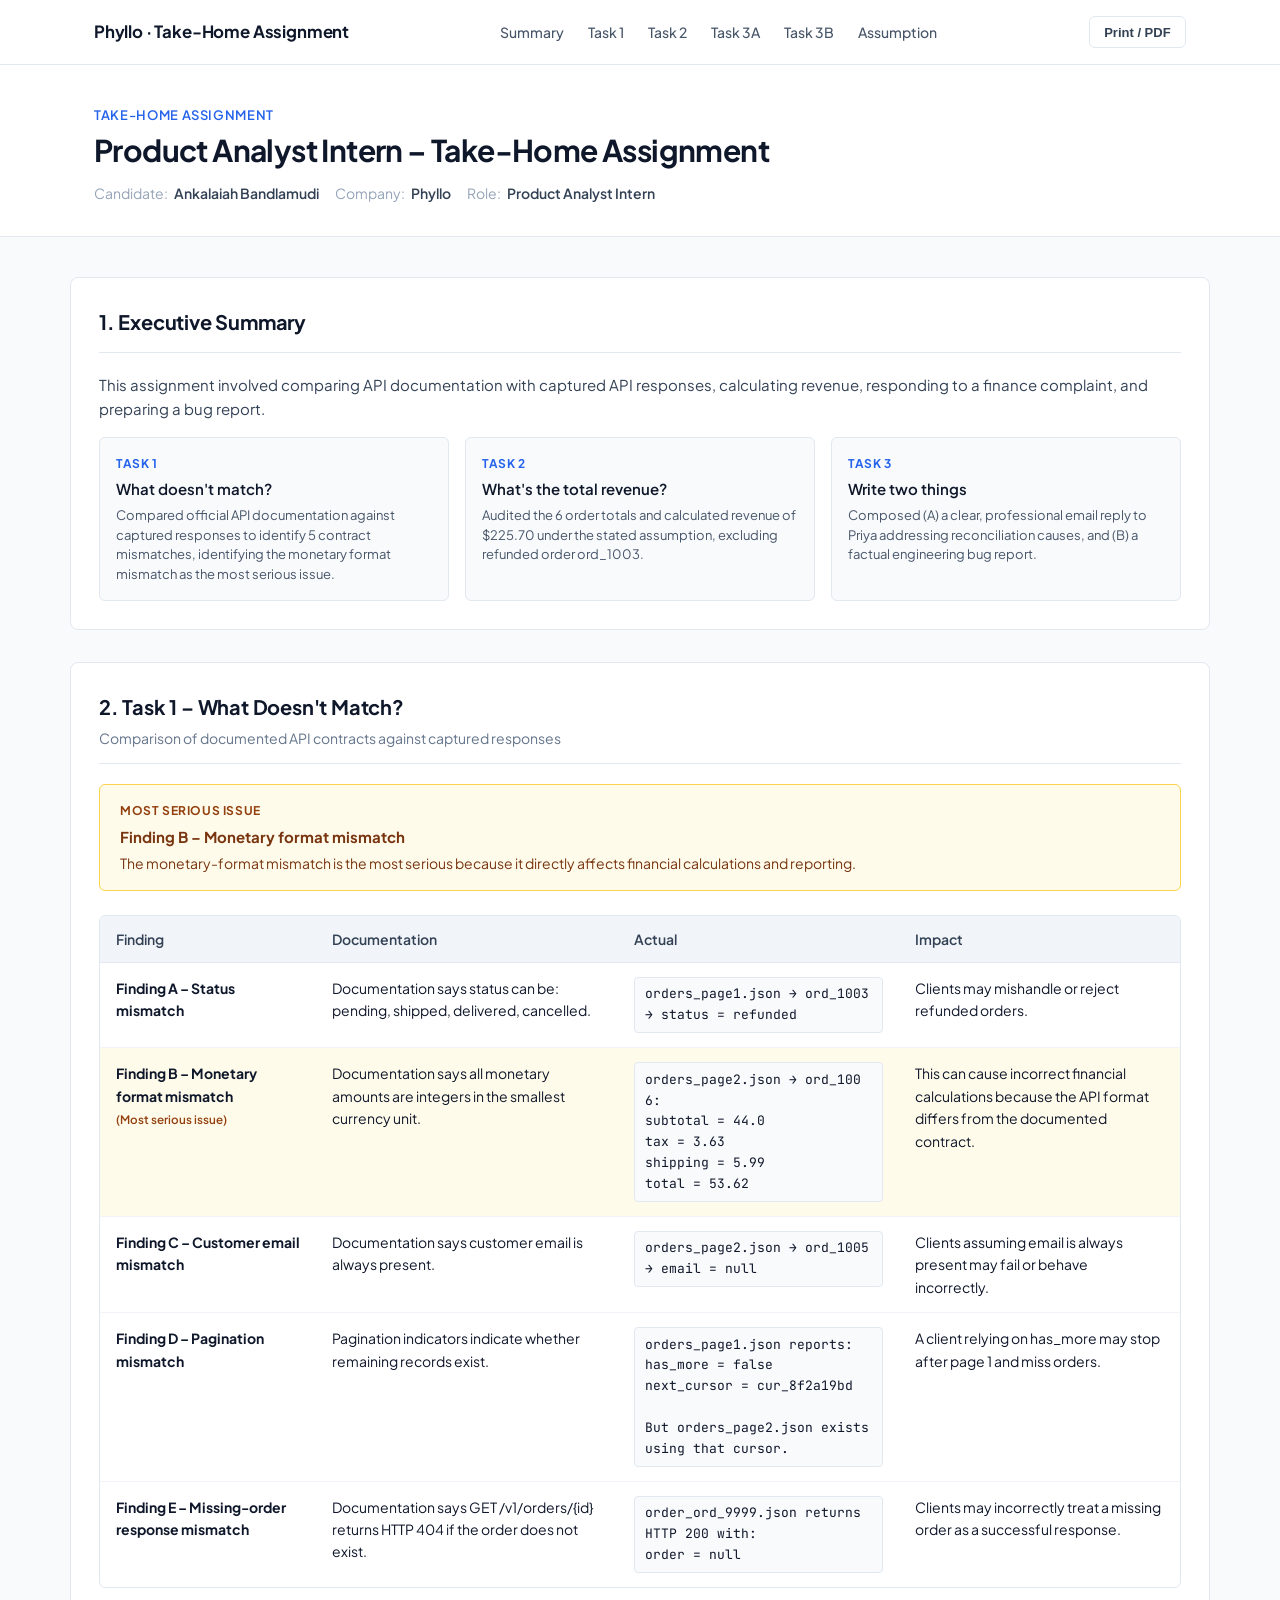
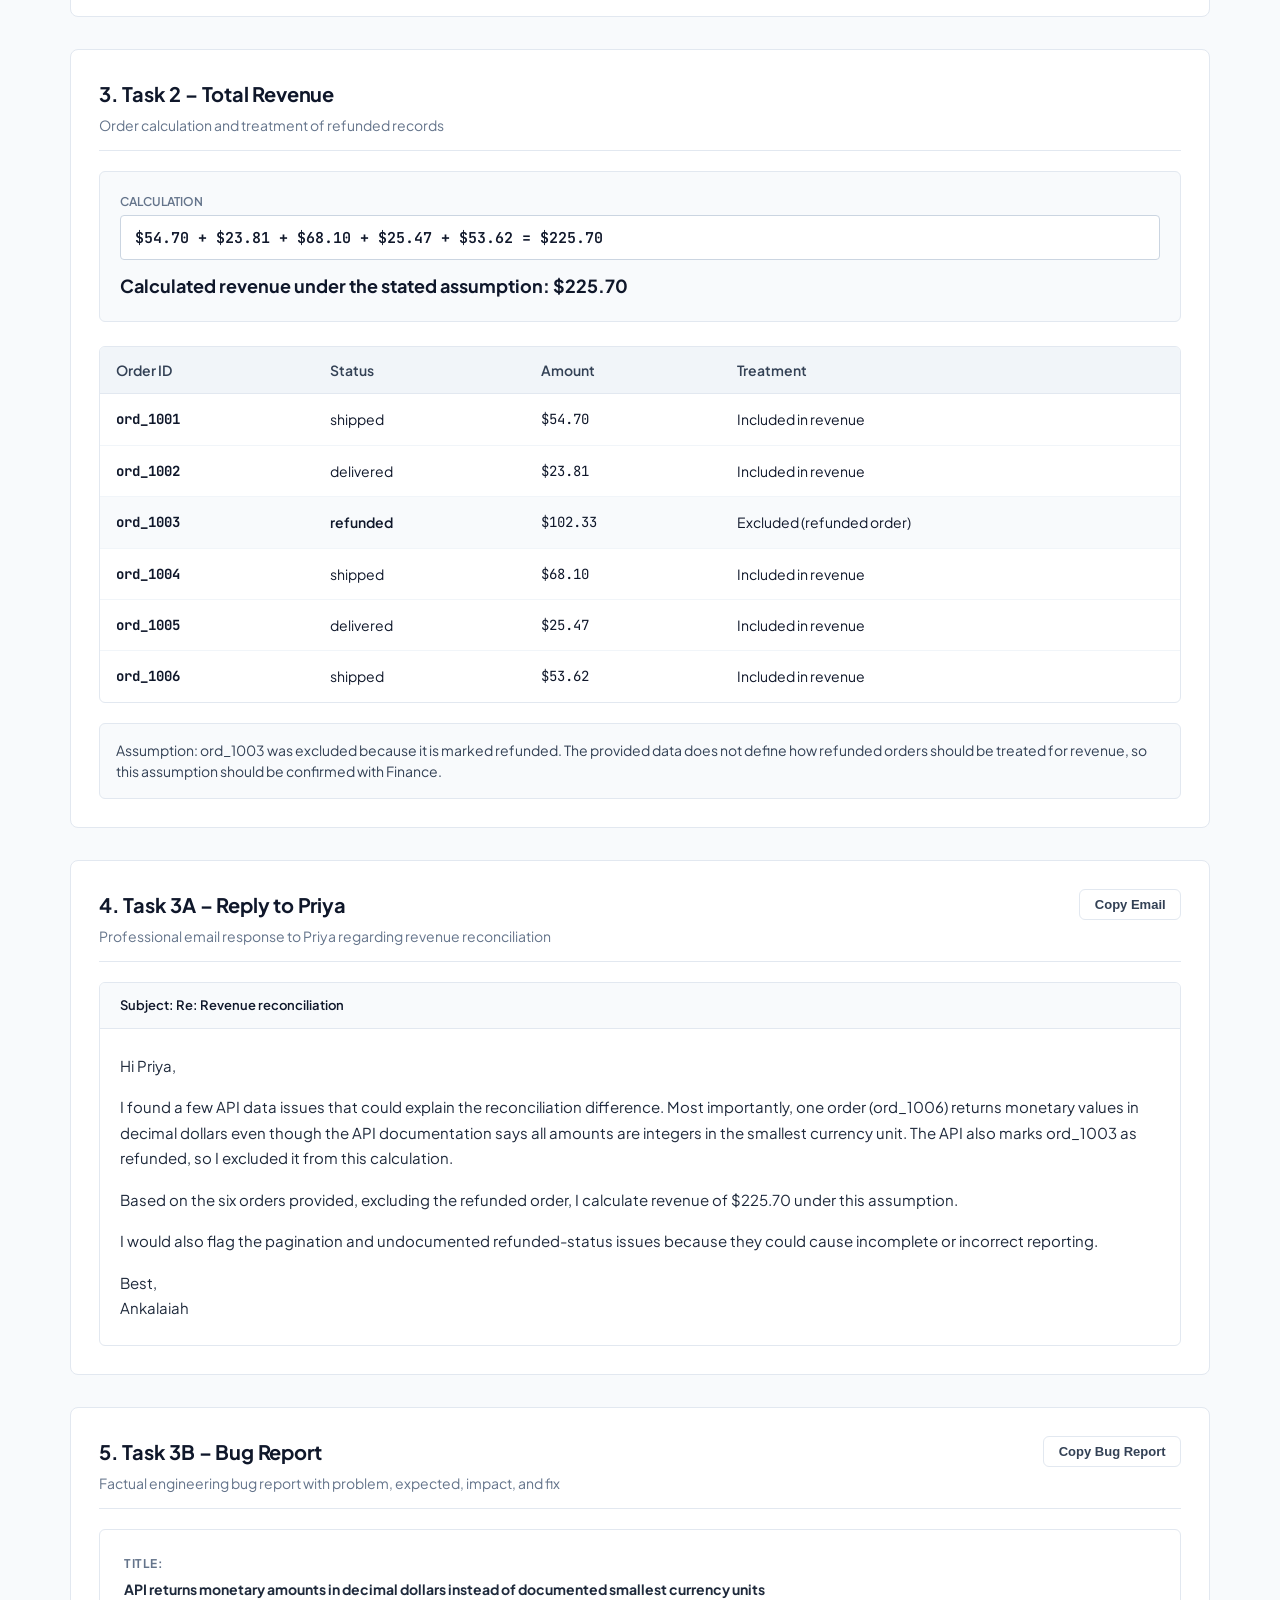
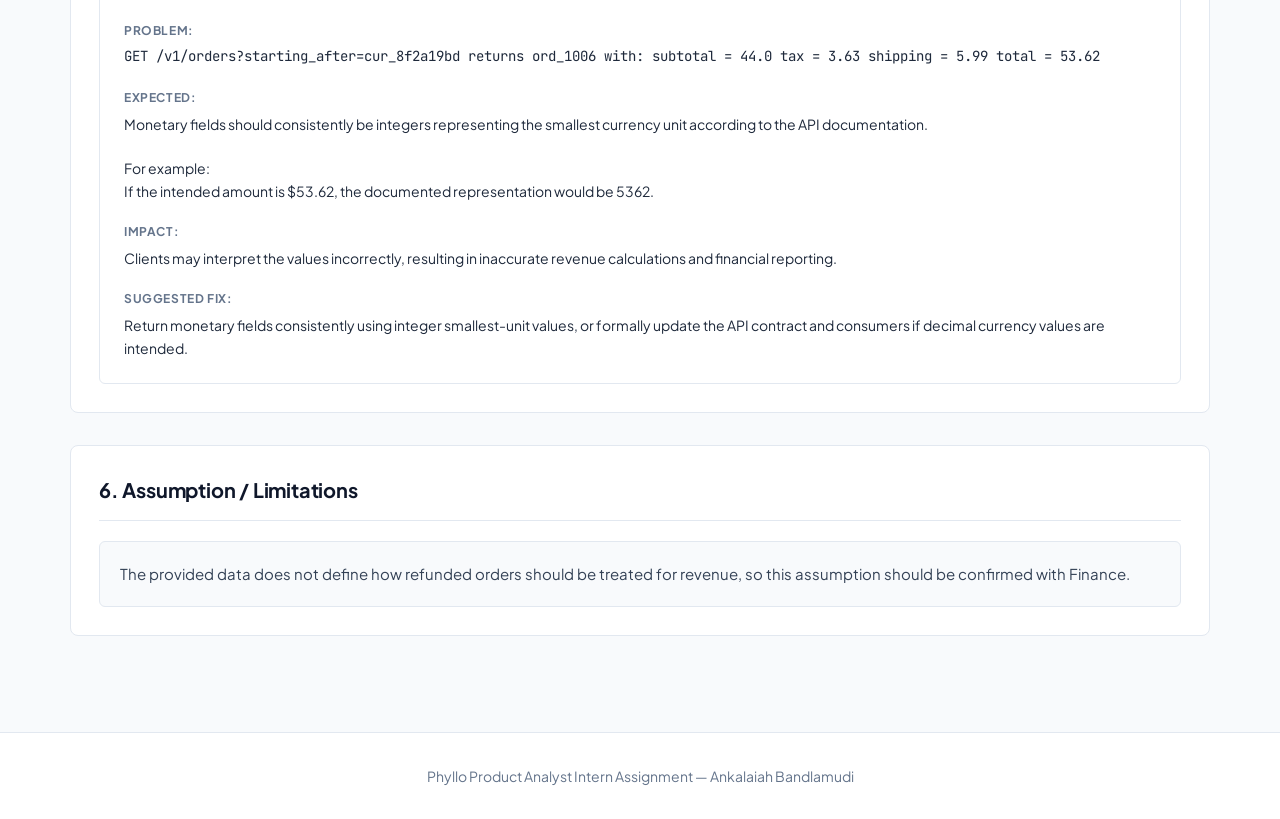
<file: standalone.html>
<!DOCTYPE html>
<html lang="en">
<head>
  <meta charset="UTF-8">
  <meta name="viewport" content="width=device-width, initial-scale=1.0">
  <title>Product Analyst Intern – Take-Home Assignment | Ankalaiah Bandlamudi</title>
  <meta name="description" content="Product Analyst Intern take-home assignment submission for Phyllo by Ankalaiah Bandlamudi.">
  <link rel="preconnect" href="https://fonts.googleapis.com">
  <link rel="preconnect" href="https://fonts.gstatic.com" crossorigin>
  <link href="https://fonts.googleapis.com/css2?family=JetBrains+Mono:wght@400;500;600&family=Plus+Jakarta+Sans:wght@400;500;600;700&display=swap" rel="stylesheet">
  <style>
    :root {
      --font-sans: 'Plus Jakarta Sans', system-ui, -apple-system, sans-serif;
      --font-mono: 'JetBrains Mono', monospace;
      --color-primary: #0f172a;
      --color-secondary: #475569;
      --color-border: #e2e8f0;
      --color-bg: #f8fafc;
      --color-card: #ffffff;
      --color-amber-bg: #fffbeb;
      --color-amber-border: #fcd34d;
      --color-amber-text: #92400e;
    }
    * {
      box-sizing: border-box;
      margin: 0;
      padding: 0;
    }
    body {
      font-family: var(--font-sans);
      background-color: var(--color-bg);
      color: var(--color-primary);
      line-height: 1.6;
      -webkit-font-smoothing: antialiased;
    }
    .mono {
      font-family: var(--font-mono);
      font-variant-numeric: tabular-nums;
    }
    .container {
      max-width: 1140px;
      margin: 0 auto;
      padding: 0 1.5rem;
    }
    header.top-nav {
      background: #ffffff;
      border-bottom: 1px solid var(--color-border);
      position: sticky;
      top: 0;
      z-index: 50;
    }
    .nav-inner {
      display: flex;
      justify-content: space-between;
      align-items: center;
      height: 64px;
    }
    .brand-title {
      font-size: 1.05rem;
      font-weight: 700;
      color: #0f172a;
      text-decoration: none;
      letter-spacing: -0.01em;
    }
    .nav-links {
      display: flex;
      gap: 1.5rem;
      list-style: none;
    }
    .nav-links a {
      color: #475569;
      text-decoration: none;
      font-size: 0.875rem;
      font-weight: 500;
      transition: color 0.15s ease;
    }
    .nav-links a:hover {
      color: #0f172a;
    }
    .nav-actions {
      display: flex;
      gap: 0.75rem;
    }
    .btn {
      display: inline-flex;
      align-items: center;
      gap: 0.4rem;
      padding: 0.45rem 0.9rem;
      border-radius: 6px;
      font-size: 0.8125rem;
      font-weight: 600;
      cursor: pointer;
      border: 1px solid transparent;
      transition: all 0.15s ease;
      text-decoration: none;
    }
    .btn-secondary {
      background: #ffffff;
      border-color: var(--color-border);
      color: #334155;
    }
    .btn-secondary:hover {
      background: #f1f5f9;
      color: #0f172a;
    }
    .hero-banner {
      padding: 2.5rem 0 2rem;
      background: #ffffff;
      border-bottom: 1px solid var(--color-border);
    }
    .kicker {
      font-size: 0.8125rem;
      font-weight: 600;
      color: #2563eb;
      text-transform: uppercase;
      letter-spacing: 0.05em;
      margin-bottom: 0.4rem;
    }
    h1 {
      font-size: 1.875rem;
      font-weight: 700;
      color: #0f172a;
      letter-spacing: -0.02em;
      line-height: 1.25;
      margin-bottom: 0.75rem;
    }
    .metadata-bar {
      display: flex;
      flex-wrap: wrap;
      gap: 1rem;
      font-size: 0.875rem;
      color: #64748b;
    }
    .metadata-item span:first-child {
      color: #94a3b8;
      margin-right: 0.25rem;
    }
    .metadata-item strong {
      color: #334155;
      font-weight: 600;
    }
    .main-content {
      padding: 2.5rem 0 4rem;
    }
    .section-card {
      background: var(--color-card);
      border: 1px solid var(--color-border);
      border-radius: 8px;
      padding: 1.75rem;
      margin-bottom: 2rem;
    }
    .section-header {
      display: flex;
      justify-content: space-between;
      align-items: flex-start;
      margin-bottom: 1.25rem;
      padding-bottom: 0.85rem;
      border-bottom: 1px solid var(--color-border);
    }
    .section-title {
      font-size: 1.25rem;
      font-weight: 700;
      color: #0f172a;
      letter-spacing: -0.01em;
    }
    .section-subtitle {
      font-size: 0.875rem;
      color: #64748b;
      margin-top: 0.25rem;
    }
    .tasks-grid {
      display: grid;
      grid-template-columns: repeat(auto-fit, minmax(280px, 1fr));
      gap: 1rem;
      margin-top: 1rem;
    }
    .task-item {
      background: #f8fafc;
      border: 1px solid #e2e8f0;
      border-radius: 6px;
      padding: 1rem;
    }
    .task-item-kicker {
      font-size: 0.75rem;
      font-weight: 700;
      color: #2563eb;
      text-transform: uppercase;
      letter-spacing: 0.05em;
      margin-bottom: 0.25rem;
    }
    .task-item h3 {
      font-size: 0.9375rem;
      font-weight: 600;
      color: #0f172a;
      margin-bottom: 0.35rem;
    }
    .task-item p {
      font-size: 0.8125rem;
      color: #475569;
      line-height: 1.5;
    }
    .serious-banner {
      background: var(--color-amber-bg);
      border: 1px solid var(--color-amber-border);
      border-radius: 6px;
      padding: 1rem 1.25rem;
      margin-bottom: 1.5rem;
    }
    .serious-tag {
      font-size: 0.75rem;
      font-weight: 700;
      color: #92400e;
      text-transform: uppercase;
      letter-spacing: 0.05em;
      margin-bottom: 0.25rem;
    }
    .serious-title {
      font-size: 0.9375rem;
      font-weight: 700;
      color: #78350f;
      margin-bottom: 0.25rem;
    }
    .serious-desc {
      font-size: 0.875rem;
      color: #78350f;
      line-height: 1.5;
    }
    .table-container {
      overflow-x: auto;
      border: 1px solid var(--color-border);
      border-radius: 6px;
    }
    table {
      width: 100%;
      border-collapse: collapse;
      font-size: 0.875rem;
      text-align: left;
    }
    th {
      background: #f1f5f9;
      color: #334155;
      font-weight: 600;
      padding: 0.75rem 1rem;
      border-bottom: 1px solid var(--color-border);
      white-space: nowrap;
    }
    td {
      padding: 0.875rem 1rem;
      border-bottom: 1px solid #f1f5f9;
      vertical-align: top;
    }
    tr:last-child td {
      border-bottom: none;
    }
    tr.highlight-row {
      background-color: #fffbeb;
    }
    .code-block {
      background: #f8fafc;
      border: 1px solid #e2e8f0;
      border-radius: 4px;
      padding: 0.4rem 0.6rem;
      font-family: var(--font-mono);
      font-size: 0.8125rem;
      white-space: pre-wrap;
      word-break: break-all;
    }
    .revenue-calc-box {
      background: #f8fafc;
      border: 1px solid #e2e8f0;
      border-radius: 6px;
      padding: 1.25rem;
      margin-bottom: 1.5rem;
    }
    .rev-formula-label {
      font-size: 0.75rem;
      color: #64748b;
      text-transform: uppercase;
      font-weight: 600;
      margin-bottom: 0.25rem;
    }
    .rev-formula {
      font-family: var(--font-mono);
      font-weight: 600;
      font-size: 0.9375rem;
      color: #0f172a;
      background: #ffffff;
      border: 1px solid #cbd5e1;
      border-radius: 4px;
      padding: 0.6rem 0.85rem;
      margin-bottom: 0.75rem;
    }
    .rev-total-callout {
      font-size: 1.125rem;
      font-weight: 700;
      color: #0f172a;
    }
    .email-container {
      border: 1px solid var(--color-border);
      border-radius: 6px;
      overflow: hidden;
      background: #ffffff;
    }
    .email-header-bar {
      background: #f8fafc;
      border-bottom: 1px solid var(--color-border);
      padding: 0.75rem 1.25rem;
      font-size: 0.8125rem;
      color: #0f172a;
      font-weight: 600;
    }
    .email-body {
      padding: 1.5rem 1.25rem;
      font-size: 0.9375rem;
      color: #1e293b;
      line-height: 1.7;
    }
    .email-body p {
      margin-bottom: 1rem;
    }
    .email-body p:last-child {
      margin-bottom: 0;
    }
    .ticket-container {
      border: 1px solid var(--color-border);
      border-radius: 6px;
      background: #ffffff;
      padding: 1.5rem;
    }
    .ticket-field {
      margin-bottom: 1.25rem;
    }
    .ticket-field:last-child {
      margin-bottom: 0;
    }
    .ticket-label {
      font-size: 0.75rem;
      font-weight: 700;
      text-transform: uppercase;
      letter-spacing: 0.05em;
      color: #64748b;
      margin-bottom: 0.35rem;
    }
    .ticket-val {
      font-size: 0.875rem;
      color: #1e293b;
      line-height: 1.6;
    }
    footer.site-footer {
      background: #ffffff;
      border-top: 1px solid var(--color-border);
      padding: 2rem 0;
      text-align: center;
      color: #64748b;
      font-size: 0.875rem;
    }
    @media (max-width: 768px) {
      .nav-links {
        display: none;
      }
    }
  </style>
</head>
<body>

  <!-- Top Navigation -->
  <header class="top-nav">
    <div class="container nav-inner">
      <a href="#" class="brand-title">Phyllo · Take-Home Assignment</a>
      <ul class="nav-links">
        <li><a href="#summary">Summary</a></li>
        <li><a href="#task-1">Task 1</a></li>
        <li><a href="#task-2">Task 2</a></li>
        <li><a href="#task-3a">Task 3A</a></li>
        <li><a href="#task-3b">Task 3B</a></li>
        <li><a href="#assumptions">Assumption</a></li>
      </ul>
      <div class="nav-actions">
        <button class="btn btn-secondary" onclick="window.print()">Print / PDF</button>
      </div>
    </div>
  </header>

  <!-- Hero Header -->
  <section class="hero-banner">
    <div class="container">
      <div class="kicker">Take-Home Assignment</div>
      <h1>Product Analyst Intern – Take-Home Assignment</h1>
      <div class="metadata-bar">
        <div class="metadata-item"><span>Candidate:</span> <strong>Ankalaiah Bandlamudi</strong></div>
        <div class="metadata-item"><span>Company:</span> <strong>Phyllo</strong></div>
        <div class="metadata-item"><span>Role:</span> <strong>Product Analyst Intern</strong></div>
      </div>
    </div>
  </section>

  <!-- Main Content -->
  <main class="container main-content">

    <!-- 1. Executive Summary -->
    <section id="summary" class="section-card">
      <div class="section-header">
        <div>
          <h2 class="section-title">1. Executive Summary</h2>
        </div>
      </div>
      <p style="font-size: 0.9375rem; color: #334155; line-height: 1.6;">
        This assignment involved comparing API documentation with captured API responses, calculating revenue, responding to a finance complaint, and preparing a bug report.
      </p>
      <div class="tasks-grid">
        <div class="task-item">
          <div class="task-item-kicker">Task 1</div>
          <h3>What doesn't match?</h3>
          <p>Compared official API documentation against captured responses to identify 5 contract mismatches, identifying the monetary format mismatch as the most serious issue.</p>
        </div>
        <div class="task-item">
          <div class="task-item-kicker">Task 2</div>
          <h3>What's the total revenue?</h3>
          <p>Audited the 6 order totals and calculated revenue of $225.70 under the stated assumption, excluding refunded order ord_1003.</p>
        </div>
        <div class="task-item">
          <div class="task-item-kicker">Task 3</div>
          <h3>Write two things</h3>
          <p>Composed (A) a clear, professional email reply to Priya addressing reconciliation causes, and (B) a factual engineering bug report.</p>
        </div>
      </div>
    </section>

    <!-- 2. Task 1: What Doesn't Match? -->
    <section id="task-1" class="section-card">
      <div class="section-header">
        <div>
          <h2 class="section-title">2. Task 1 – What Doesn't Match?</h2>
          <p class="section-subtitle">Comparison of documented API contracts against captured responses</p>
        </div>
      </div>

      <!-- Most serious issue banner -->
      <div class="serious-banner">
        <div class="serious-tag">Most Serious Issue</div>
        <div class="serious-title">Finding B – Monetary format mismatch</div>
        <p class="serious-desc">
          The monetary-format mismatch is the most serious because it directly affects financial calculations and reporting.
        </p>
      </div>

      <!-- Findings Table -->
      <div class="table-container">
        <table>
          <thead>
            <tr>
              <th style="width: 20%;">Finding</th>
              <th style="width: 28%;">Documentation</th>
              <th style="width: 26%;">Actual</th>
              <th style="width: 26%;">Impact</th>
            </tr>
          </thead>
          <tbody>
            <tr>
              <td>
                <strong>Finding A – Status mismatch</strong>
              </td>
              <td>Documentation says status can be: pending, shipped, delivered, cancelled.</td>
              <td><div class="code-block">orders_page1.json → ord_1003 → status = refunded</div></td>
              <td>Clients may mishandle or reject refunded orders.</td>
            </tr>
            <tr class="highlight-row">
              <td>
                <strong>Finding B – Monetary format mismatch</strong><br>
                <small style="color: #92400e; font-weight: 600;">(Most serious issue)</small>
              </td>
              <td>Documentation says all monetary amounts are integers in the smallest currency unit.</td>
              <td>
                <div class="code-block">orders_page2.json → ord_1006:
subtotal = 44.0
tax = 3.63
shipping = 5.99
total = 53.62</div>
              </td>
              <td>This can cause incorrect financial calculations because the API format differs from the documented contract.</td>
            </tr>
            <tr>
              <td>
                <strong>Finding C – Customer email mismatch</strong>
              </td>
              <td>Documentation says customer email is always present.</td>
              <td><div class="code-block">orders_page2.json → ord_1005 → email = null</div></td>
              <td>Clients assuming email is always present may fail or behave incorrectly.</td>
            </tr>
            <tr>
              <td>
                <strong>Finding D – Pagination mismatch</strong>
              </td>
              <td>Pagination indicators indicate whether remaining records exist.</td>
              <td>
                <div class="code-block">orders_page1.json reports:
has_more = false
next_cursor = cur_8f2a19bd

But orders_page2.json exists using that cursor.</div>
              </td>
              <td>A client relying on has_more may stop after page 1 and miss orders.</td>
            </tr>
            <tr>
              <td>
                <strong>Finding E – Missing-order response mismatch</strong>
              </td>
              <td>Documentation says GET /v1/orders/{id} returns HTTP 404 if the order does not exist.</td>
              <td><div class="code-block">order_ord_9999.json returns HTTP 200 with:
order = null</div></td>
              <td>Clients may incorrectly treat a missing order as a successful response.</td>
            </tr>
          </tbody>
        </table>
      </div>
    </section>

    <!-- 3. Task 2: Total Revenue -->
    <section id="task-2" class="section-card">
      <div class="section-header">
        <div>
          <h2 class="section-title">3. Task 2 – Total Revenue</h2>
          <p class="section-subtitle">Order calculation and treatment of refunded records</p>
        </div>
      </div>

      <div class="revenue-calc-box">
        <div class="rev-formula-label">Calculation</div>
        <div class="rev-formula">$54.70 + $23.81 + $68.10 + $25.47 + $53.62 = $225.70</div>
        <div class="rev-total-callout">Calculated revenue under the stated assumption: $225.70</div>
      </div>

      <!-- Orders Table with Exact Statuses -->
      <div class="table-container" style="margin-bottom: 1.25rem;">
        <table>
          <thead>
            <tr>
              <th>Order ID</th>
              <th>Status</th>
              <th>Amount</th>
              <th>Treatment</th>
            </tr>
          </thead>
          <tbody>
            <tr>
              <td class="mono"><strong>ord_1001</strong></td>
              <td>shipped</td>
              <td class="mono">$54.70</td>
              <td>Included in revenue</td>
            </tr>
            <tr>
              <td class="mono"><strong>ord_1002</strong></td>
              <td>delivered</td>
              <td class="mono">$23.81</td>
              <td>Included in revenue</td>
            </tr>
            <tr style="background: #f8fafc;">
              <td class="mono"><strong>ord_1003</strong></td>
              <td style="font-weight: 600;">refunded</td>
              <td class="mono">$102.33</td>
              <td>Excluded (refunded order)</td>
            </tr>
            <tr>
              <td class="mono"><strong>ord_1004</strong></td>
              <td>shipped</td>
              <td class="mono">$68.10</td>
              <td>Included in revenue</td>
            </tr>
            <tr>
              <td class="mono"><strong>ord_1005</strong></td>
              <td>delivered</td>
              <td class="mono">$25.47</td>
              <td>Included in revenue</td>
            </tr>
            <tr>
              <td class="mono"><strong>ord_1006</strong></td>
              <td>shipped</td>
              <td class="mono">$53.62</td>
              <td>Included in revenue</td>
            </tr>
          </tbody>
        </table>
      </div>

      <div style="background: #f8fafc; border: 1px solid #e2e8f0; border-radius: 6px; padding: 1rem;">
        <p style="font-size: 0.875rem; color: #334155; line-height: 1.5;">
          Assumption: ord_1003 was excluded because it is marked refunded. The provided data does not define how refunded orders should be treated for revenue, so this assumption should be confirmed with Finance.
        </p>
      </div>
    </section>

    <!-- 4. Task 3A: Reply to Priya -->
    <section id="task-3a" class="section-card">
      <div class="section-header">
        <div>
          <h2 class="section-title">4. Task 3A – Reply to Priya</h2>
          <p class="section-subtitle">Professional email response to Priya regarding revenue reconciliation</p>
        </div>
        <button class="btn btn-secondary" onclick="copyText('email-content')">Copy Email</button>
      </div>

      <div class="email-container">
        <div class="email-header-bar">
          Subject: Re: Revenue reconciliation
        </div>
        <div class="email-body" id="email-content">
          <p>Hi Priya,</p>
          <p>I found a few API data issues that could explain the reconciliation difference. Most importantly, one order (ord_1006) returns monetary values in decimal dollars even though the API documentation says all amounts are integers in the smallest currency unit. The API also marks ord_1003 as refunded, so I excluded it from this calculation.</p>
          <p>Based on the six orders provided, excluding the refunded order, I calculate revenue of $225.70 under this assumption.</p>
          <p>I would also flag the pagination and undocumented refunded-status issues because they could cause incomplete or incorrect reporting.</p>
          <p>Best,<br>Ankalaiah</p>
        </div>
      </div>
    </section>

    <!-- 5. Task 3B: Bug Report -->
    <section id="task-3b" class="section-card">
      <div class="section-header">
        <div>
          <h2 class="section-title">5. Task 3B – Bug Report</h2>
          <p class="section-subtitle">Factual engineering bug report with problem, expected, impact, and fix</p>
        </div>
        <button class="btn btn-secondary" onclick="copyText('bug-content')">Copy Bug Report</button>
      </div>

      <div class="ticket-container" id="bug-content">
        <div class="ticket-field">
          <div class="ticket-label">Title:</div>
          <div class="ticket-val"><strong>API returns monetary amounts in decimal dollars instead of documented smallest currency units</strong></div>
        </div>
        <div class="ticket-field">
          <div class="ticket-label">Problem:</div>
          <div class="ticket-val mono">GET /v1/orders?starting_after=cur_8f2a19bd returns ord_1006 with:
subtotal = 44.0
tax = 3.63
shipping = 5.99
total = 53.62</div>
        </div>
        <div class="ticket-field">
          <div class="ticket-label">Expected:</div>
          <div class="ticket-val">Monetary fields should consistently be integers representing the smallest currency unit according to the API documentation.<br><br>For example:<br>If the intended amount is $53.62, the documented representation would be 5362.</div>
        </div>
        <div class="ticket-field">
          <div class="ticket-label">Impact:</div>
          <div class="ticket-val">Clients may interpret the values incorrectly, resulting in inaccurate revenue calculations and financial reporting.</div>
        </div>
        <div class="ticket-field">
          <div class="ticket-label">Suggested fix:</div>
          <div class="ticket-val">Return monetary fields consistently using integer smallest-unit values, or formally update the API contract and consumers if decimal currency values are intended.</div>
        </div>
      </div>
    </section>

    <!-- 6. Assumption / Limitations -->
    <section id="assumptions" class="section-card">
      <div class="section-header">
        <div>
          <h2 class="section-title">6. Assumption / Limitations</h2>
        </div>
      </div>
      <div style="background: #f8fafc; border: 1px solid #e2e8f0; border-radius: 6px; padding: 1.25rem;">
        <p style="font-size: 0.9375rem; color: #334155; line-height: 1.6;">
          The provided data does not define how refunded orders should be treated for revenue, so this assumption should be confirmed with Finance.
        </p>
      </div>
    </section>

  </main>

  <!-- Footer -->
  <footer class="site-footer">
    <div class="container">
      Phyllo Product Analyst Intern Assignment — Ankalaiah Bandlamudi
    </div>
  </footer>

  <script>
    function copyText(elementId) {
      const el = document.getElementById(elementId);
      if (!el) return;
      const text = el.innerText;
      navigator.clipboard.writeText(text).then(() => {
        alert('Copied to clipboard!');
      });
    }
  </script>
</body>
</html>
</file>
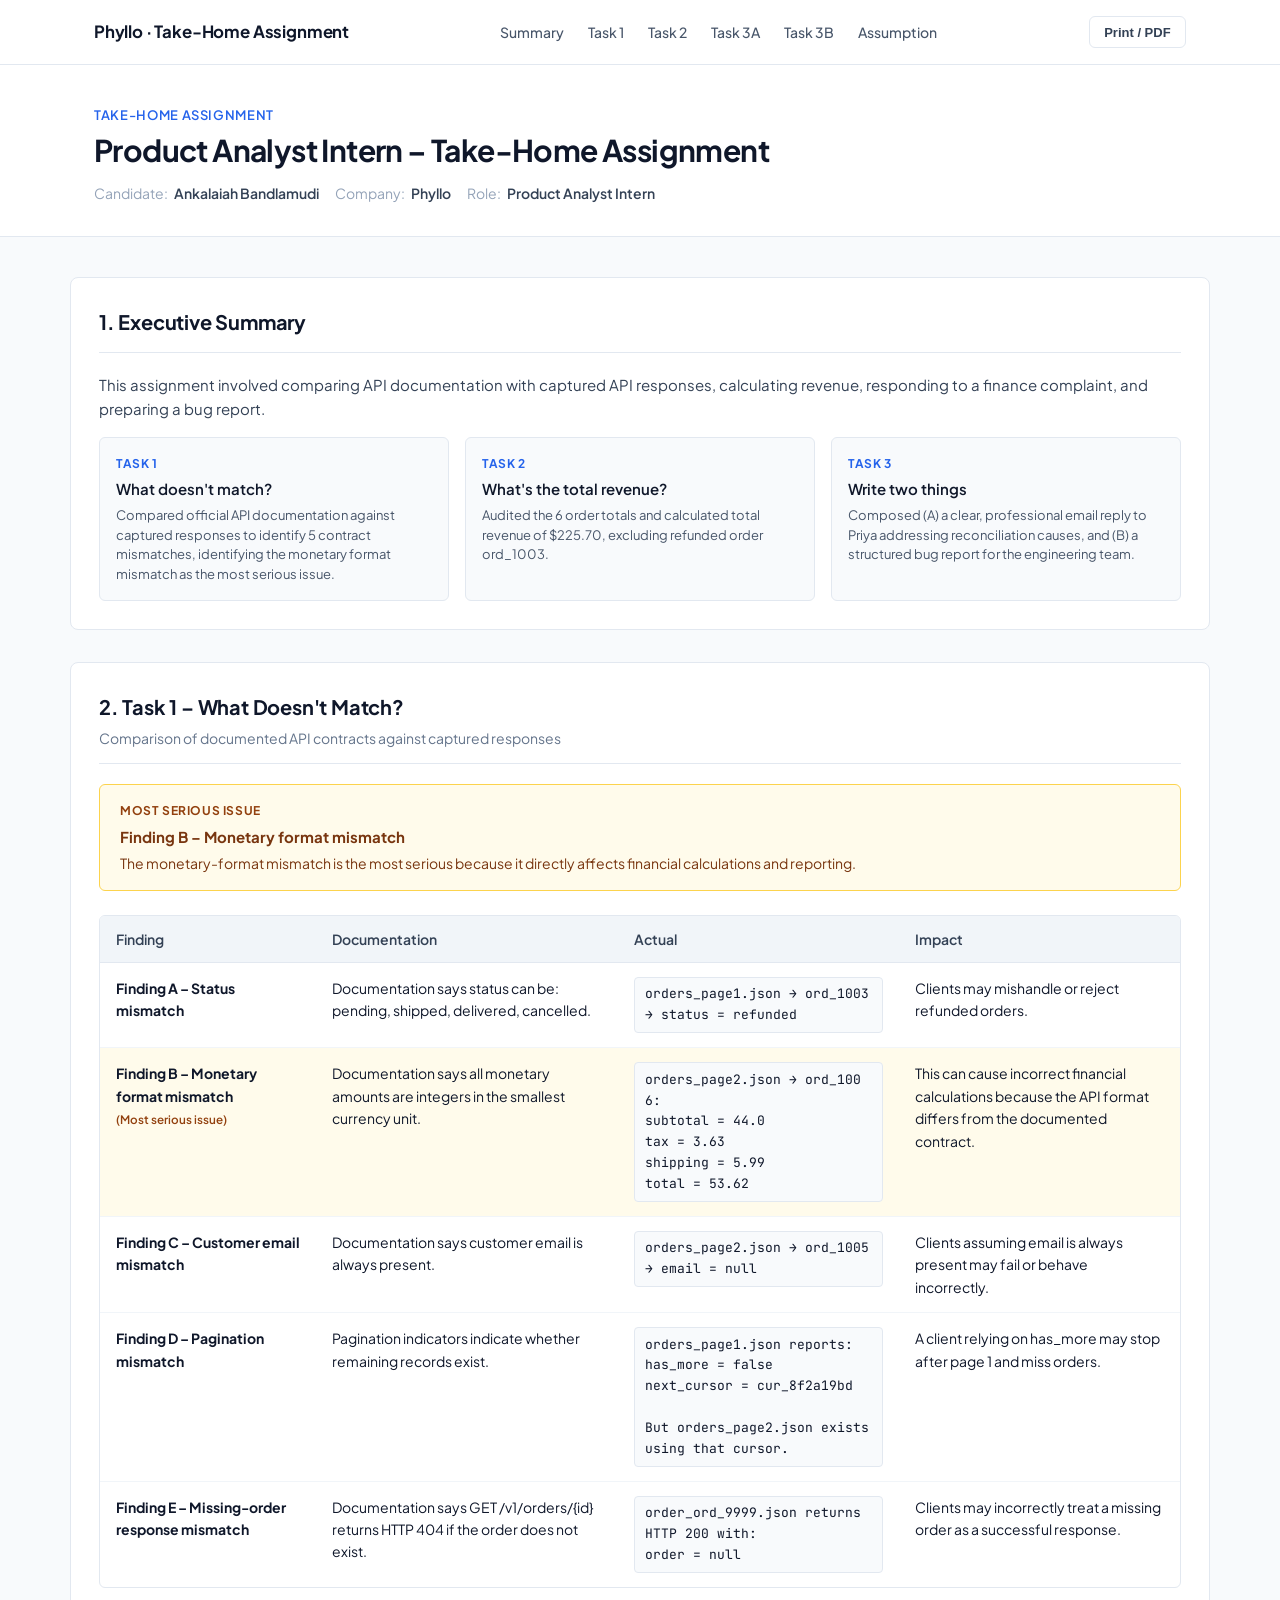
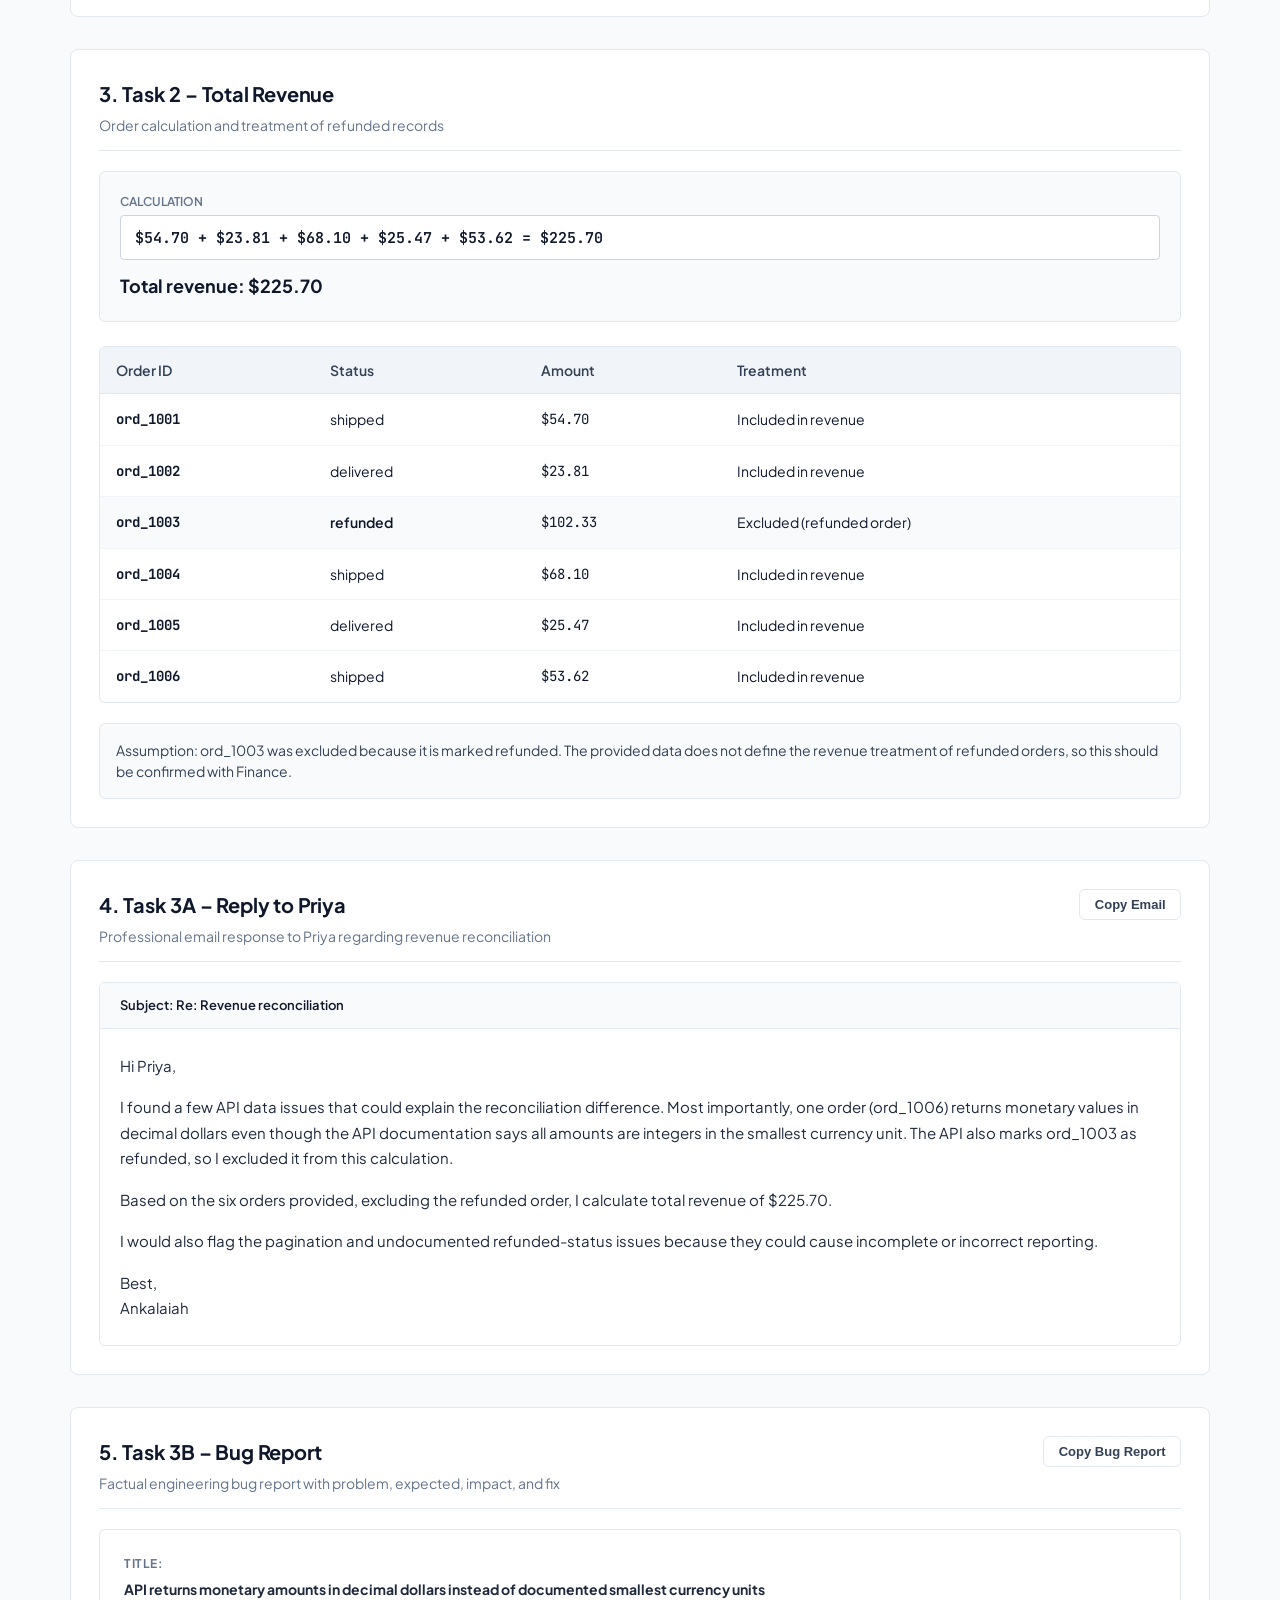
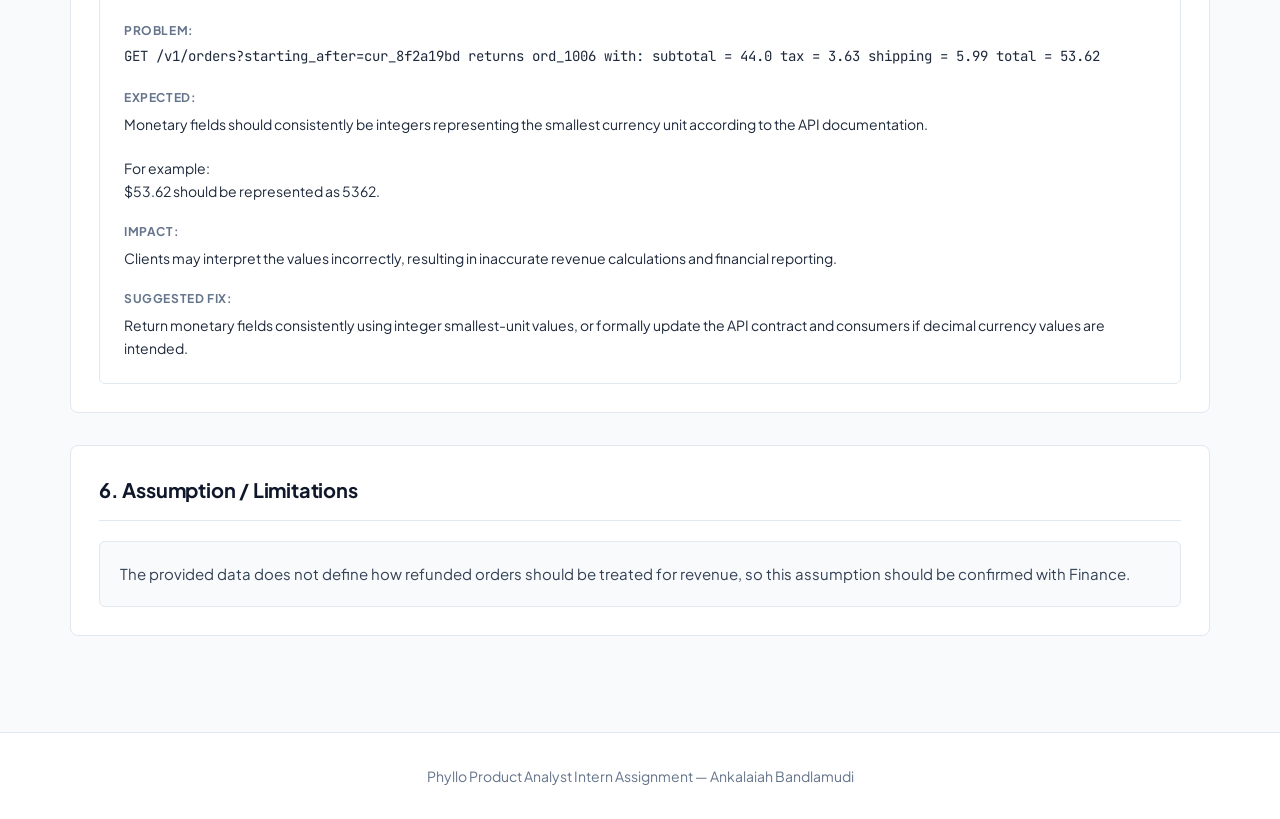
<file: public/standalone.html>
<!DOCTYPE html>
<html lang="en">
<head>
  <meta charset="UTF-8">
  <meta name="viewport" content="width=device-width, initial-scale=1.0">
  <title>Product Analyst Intern – Take-Home Assignment | Ankalaiah Bandlamudi</title>
  <meta name="description" content="Product Analyst Intern take-home assignment submission for Phyllo by Ankalaiah Bandlamudi.">
  <link rel="preconnect" href="https://fonts.googleapis.com">
  <link rel="preconnect" href="https://fonts.gstatic.com" crossorigin>
  <link href="https://fonts.googleapis.com/css2?family=JetBrains+Mono:wght@400;500;600&family=Plus+Jakarta+Sans:wght@400;500;600;700&display=swap" rel="stylesheet">
  <style>
    :root {
      --font-sans: 'Plus Jakarta Sans', system-ui, -apple-system, sans-serif;
      --font-mono: 'JetBrains Mono', monospace;
      --color-primary: #0f172a;
      --color-secondary: #475569;
      --color-border: #e2e8f0;
      --color-bg: #f8fafc;
      --color-card: #ffffff;
      --color-amber-bg: #fffbeb;
      --color-amber-border: #fcd34d;
      --color-amber-text: #92400e;
    }
    * {
      box-sizing: border-box;
      margin: 0;
      padding: 0;
    }
    body {
      font-family: var(--font-sans);
      background-color: var(--color-bg);
      color: var(--color-primary);
      line-height: 1.6;
      -webkit-font-smoothing: antialiased;
    }
    .mono {
      font-family: var(--font-mono);
      font-variant-numeric: tabular-nums;
    }
    .container {
      max-width: 1140px;
      margin: 0 auto;
      padding: 0 1.5rem;
    }
    header.top-nav {
      background: #ffffff;
      border-bottom: 1px solid var(--color-border);
      position: sticky;
      top: 0;
      z-index: 50;
    }
    .nav-inner {
      display: flex;
      justify-content: space-between;
      align-items: center;
      height: 64px;
    }
    .brand-title {
      font-size: 1.05rem;
      font-weight: 700;
      color: #0f172a;
      text-decoration: none;
      letter-spacing: -0.01em;
    }
    .nav-links {
      display: flex;
      gap: 1.5rem;
      list-style: none;
    }
    .nav-links a {
      color: #475569;
      text-decoration: none;
      font-size: 0.875rem;
      font-weight: 500;
      transition: color 0.15s ease;
    }
    .nav-links a:hover {
      color: #0f172a;
    }
    .nav-actions {
      display: flex;
      gap: 0.75rem;
    }
    .btn {
      display: inline-flex;
      align-items: center;
      gap: 0.4rem;
      padding: 0.45rem 0.9rem;
      border-radius: 6px;
      font-size: 0.8125rem;
      font-weight: 600;
      cursor: pointer;
      border: 1px solid transparent;
      transition: all 0.15s ease;
      text-decoration: none;
    }
    .btn-secondary {
      background: #ffffff;
      border-color: var(--color-border);
      color: #334155;
    }
    .btn-secondary:hover {
      background: #f1f5f9;
      color: #0f172a;
    }
    .hero-banner {
      padding: 2.5rem 0 2rem;
      background: #ffffff;
      border-bottom: 1px solid var(--color-border);
    }
    .kicker {
      font-size: 0.8125rem;
      font-weight: 600;
      color: #2563eb;
      text-transform: uppercase;
      letter-spacing: 0.05em;
      margin-bottom: 0.4rem;
    }
    h1 {
      font-size: 1.875rem;
      font-weight: 700;
      color: #0f172a;
      letter-spacing: -0.02em;
      line-height: 1.25;
      margin-bottom: 0.75rem;
    }
    .metadata-bar {
      display: flex;
      flex-wrap: wrap;
      gap: 1rem;
      font-size: 0.875rem;
      color: #64748b;
    }
    .metadata-item span:first-child {
      color: #94a3b8;
      margin-right: 0.25rem;
    }
    .metadata-item strong {
      color: #334155;
      font-weight: 600;
    }
    .main-content {
      padding: 2.5rem 0 4rem;
    }
    .section-card {
      background: var(--color-card);
      border: 1px solid var(--color-border);
      border-radius: 8px;
      padding: 1.75rem;
      margin-bottom: 2rem;
    }
    .section-header {
      display: flex;
      justify-content: space-between;
      align-items: flex-start;
      margin-bottom: 1.25rem;
      padding-bottom: 0.85rem;
      border-bottom: 1px solid var(--color-border);
    }
    .section-title {
      font-size: 1.25rem;
      font-weight: 700;
      color: #0f172a;
      letter-spacing: -0.01em;
    }
    .section-subtitle {
      font-size: 0.875rem;
      color: #64748b;
      margin-top: 0.25rem;
    }
    .tasks-grid {
      display: grid;
      grid-template-columns: repeat(auto-fit, minmax(280px, 1fr));
      gap: 1rem;
      margin-top: 1rem;
    }
    .task-item {
      background: #f8fafc;
      border: 1px solid #e2e8f0;
      border-radius: 6px;
      padding: 1rem;
    }
    .task-item-kicker {
      font-size: 0.75rem;
      font-weight: 700;
      color: #2563eb;
      text-transform: uppercase;
      letter-spacing: 0.05em;
      margin-bottom: 0.25rem;
    }
    .task-item h3 {
      font-size: 0.9375rem;
      font-weight: 600;
      color: #0f172a;
      margin-bottom: 0.35rem;
    }
    .task-item p {
      font-size: 0.8125rem;
      color: #475569;
      line-height: 1.5;
    }
    /* Most serious issue notice */
    .serious-banner {
      background: var(--color-amber-bg);
      border: 1px solid var(--color-amber-border);
      border-radius: 6px;
      padding: 1rem 1.25rem;
      margin-bottom: 1.5rem;
    }
    .serious-tag {
      font-size: 0.75rem;
      font-weight: 700;
      color: #92400e;
      text-transform: uppercase;
      letter-spacing: 0.05em;
      margin-bottom: 0.25rem;
    }
    .serious-title {
      font-size: 0.9375rem;
      font-weight: 700;
      color: #78350f;
      margin-bottom: 0.25rem;
    }
    .serious-desc {
      font-size: 0.875rem;
      color: #78350f;
      line-height: 1.5;
    }
    /* Tables */
    .table-container {
      overflow-x: auto;
      border: 1px solid var(--color-border);
      border-radius: 6px;
    }
    table {
      width: 100%;
      border-collapse: collapse;
      font-size: 0.875rem;
      text-align: left;
    }
    th {
      background: #f1f5f9;
      color: #334155;
      font-weight: 600;
      padding: 0.75rem 1rem;
      border-bottom: 1px solid var(--color-border);
      white-space: nowrap;
    }
    td {
      padding: 0.875rem 1rem;
      border-bottom: 1px solid #f1f5f9;
      vertical-align: top;
    }
    tr:last-child td {
      border-bottom: none;
    }
    tr.highlight-row {
      background-color: #fffbeb;
    }
    .code-block {
      background: #f8fafc;
      border: 1px solid #e2e8f0;
      border-radius: 4px;
      padding: 0.4rem 0.6rem;
      font-family: var(--font-mono);
      font-size: 0.8125rem;
      white-space: pre-wrap;
      word-break: break-all;
    }
    /* Revenue */
    .revenue-calc-box {
      background: #f8fafc;
      border: 1px solid #e2e8f0;
      border-radius: 6px;
      padding: 1.25rem;
      margin-bottom: 1.5rem;
    }
    .rev-formula-label {
      font-size: 0.75rem;
      color: #64748b;
      text-transform: uppercase;
      font-weight: 600;
      margin-bottom: 0.25rem;
    }
    .rev-formula {
      font-family: var(--font-mono);
      font-weight: 600;
      font-size: 0.9375rem;
      color: #0f172a;
      background: #ffffff;
      border: 1px solid #cbd5e1;
      border-radius: 4px;
      padding: 0.6rem 0.85rem;
      margin-bottom: 0.75rem;
    }
    .rev-total-callout {
      font-size: 1.125rem;
      font-weight: 700;
      color: #0f172a;
    }
    /* Email */
    .email-container {
      border: 1px solid var(--color-border);
      border-radius: 6px;
      overflow: hidden;
      background: #ffffff;
    }
    .email-header-bar {
      background: #f8fafc;
      border-bottom: 1px solid var(--color-border);
      padding: 0.75rem 1.25rem;
      font-size: 0.8125rem;
      color: #0f172a;
      font-weight: 600;
    }
    .email-body {
      padding: 1.5rem 1.25rem;
      font-size: 0.9375rem;
      color: #1e293b;
      line-height: 1.7;
    }
    .email-body p {
      margin-bottom: 1rem;
    }
    .email-body p:last-child {
      margin-bottom: 0;
    }
    /* Bug report ticket */
    .ticket-container {
      border: 1px solid var(--color-border);
      border-radius: 6px;
      background: #ffffff;
      padding: 1.5rem;
    }
    .ticket-field {
      margin-bottom: 1.25rem;
    }
    .ticket-field:last-child {
      margin-bottom: 0;
    }
    .ticket-label {
      font-size: 0.75rem;
      font-weight: 700;
      text-transform: uppercase;
      letter-spacing: 0.05em;
      color: #64748b;
      margin-bottom: 0.35rem;
    }
    .ticket-val {
      font-size: 0.875rem;
      color: #1e293b;
      line-height: 1.6;
    }
    footer.site-footer {
      background: #ffffff;
      border-top: 1px solid var(--color-border);
      padding: 2rem 0;
      text-align: center;
      color: #64748b;
      font-size: 0.875rem;
    }
    @media (max-width: 768px) {
      .nav-links {
        display: none;
      }
    }
  </style>
</head>
<body>

  <!-- Top Navigation -->
  <header class="top-nav">
    <div class="container nav-inner">
      <a href="#" class="brand-title">Phyllo · Take-Home Assignment</a>
      <ul class="nav-links">
        <li><a href="#summary">Summary</a></li>
        <li><a href="#task-1">Task 1</a></li>
        <li><a href="#task-2">Task 2</a></li>
        <li><a href="#task-3a">Task 3A</a></li>
        <li><a href="#task-3b">Task 3B</a></li>
        <li><a href="#assumptions">Assumption</a></li>
      </ul>
      <div class="nav-actions">
        <button class="btn btn-secondary" onclick="window.print()">Print / PDF</button>
      </div>
    </div>
  </header>

  <!-- Hero Header -->
  <section class="hero-banner">
    <div class="container">
      <div class="kicker">Take-Home Assignment</div>
      <h1>Product Analyst Intern – Take-Home Assignment</h1>
      <div class="metadata-bar">
        <div class="metadata-item"><span>Candidate:</span> <strong>Ankalaiah Bandlamudi</strong></div>
        <div class="metadata-item"><span>Company:</span> <strong>Phyllo</strong></div>
        <div class="metadata-item"><span>Role:</span> <strong>Product Analyst Intern</strong></div>
      </div>
    </div>
  </section>

  <!-- Main Content -->
  <main class="container main-content">

    <!-- 1. Executive Summary -->
    <section id="summary" class="section-card">
      <div class="section-header">
        <div>
          <h2 class="section-title">1. Executive Summary</h2>
        </div>
      </div>
      <p style="font-size: 0.9375rem; color: #334155; line-height: 1.6;">
        This assignment involved comparing API documentation with captured API responses, calculating revenue, responding to a finance complaint, and preparing a bug report.
      </p>
      <div class="tasks-grid">
        <div class="task-item">
          <div class="task-item-kicker">Task 1</div>
          <h3>What doesn't match?</h3>
          <p>Compared official API documentation against captured responses to identify 5 contract mismatches, identifying the monetary format mismatch as the most serious issue.</p>
        </div>
        <div class="task-item">
          <div class="task-item-kicker">Task 2</div>
          <h3>What's the total revenue?</h3>
          <p>Audited the 6 order totals and calculated total revenue of $225.70, excluding refunded order ord_1003.</p>
        </div>
        <div class="task-item">
          <div class="task-item-kicker">Task 3</div>
          <h3>Write two things</h3>
          <p>Composed (A) a clear, professional email reply to Priya addressing reconciliation causes, and (B) a structured bug report for the engineering team.</p>
        </div>
      </div>
    </section>

    <!-- 2. Task 1: What Doesn't Match? -->
    <section id="task-1" class="section-card">
      <div class="section-header">
        <div>
          <h2 class="section-title">2. Task 1 – What Doesn't Match?</h2>
          <p class="section-subtitle">Comparison of documented API contracts against captured responses</p>
        </div>
      </div>

      <!-- Most serious issue banner -->
      <div class="serious-banner">
        <div class="serious-tag">Most Serious Issue</div>
        <div class="serious-title">Finding B – Monetary format mismatch</div>
        <p class="serious-desc">
          The monetary-format mismatch is the most serious because it directly affects financial calculations and reporting.
        </p>
      </div>

      <!-- Findings Table -->
      <div class="table-container">
        <table>
          <thead>
            <tr>
              <th style="width: 20%;">Finding</th>
              <th style="width: 28%;">Documentation</th>
              <th style="width: 26%;">Actual</th>
              <th style="width: 26%;">Impact</th>
            </tr>
          </thead>
          <tbody>
            <tr>
              <td>
                <strong>Finding A – Status mismatch</strong>
              </td>
              <td>Documentation says status can be: pending, shipped, delivered, cancelled.</td>
              <td><div class="code-block">orders_page1.json → ord_1003 → status = refunded</div></td>
              <td>Clients may mishandle or reject refunded orders.</td>
            </tr>
            <tr class="highlight-row">
              <td>
                <strong>Finding B – Monetary format mismatch</strong><br>
                <small style="color: #92400e; font-weight: 600;">(Most serious issue)</small>
              </td>
              <td>Documentation says all monetary amounts are integers in the smallest currency unit.</td>
              <td>
                <div class="code-block">orders_page2.json → ord_1006:
subtotal = 44.0
tax = 3.63
shipping = 5.99
total = 53.62</div>
              </td>
              <td>This can cause incorrect financial calculations because the API format differs from the documented contract.</td>
            </tr>
            <tr>
              <td>
                <strong>Finding C – Customer email mismatch</strong>
              </td>
              <td>Documentation says customer email is always present.</td>
              <td><div class="code-block">orders_page2.json → ord_1005 → email = null</div></td>
              <td>Clients assuming email is always present may fail or behave incorrectly.</td>
            </tr>
            <tr>
              <td>
                <strong>Finding D – Pagination mismatch</strong>
              </td>
              <td>Pagination indicators indicate whether remaining records exist.</td>
              <td>
                <div class="code-block">orders_page1.json reports:
has_more = false
next_cursor = cur_8f2a19bd

But orders_page2.json exists using that cursor.</div>
              </td>
              <td>A client relying on has_more may stop after page 1 and miss orders.</td>
            </tr>
            <tr>
              <td>
                <strong>Finding E – Missing-order response mismatch</strong>
              </td>
              <td>Documentation says GET /v1/orders/{id} returns HTTP 404 if the order does not exist.</td>
              <td><div class="code-block">order_ord_9999.json returns HTTP 200 with:
order = null</div></td>
              <td>Clients may incorrectly treat a missing order as a successful response.</td>
            </tr>
          </tbody>
        </table>
      </div>
    </section>

    <!-- 3. Task 2: Total Revenue -->
    <section id="task-2" class="section-card">
      <div class="section-header">
        <div>
          <h2 class="section-title">3. Task 2 – Total Revenue</h2>
          <p class="section-subtitle">Order calculation and treatment of refunded records</p>
        </div>
      </div>

      <div class="revenue-calc-box">
        <div class="rev-formula-label">Calculation</div>
        <div class="rev-formula">$54.70 + $23.81 + $68.10 + $25.47 + $53.62 = $225.70</div>
        <div class="rev-total-callout">Total revenue: $225.70</div>
      </div>

      <!-- Orders Table with Exact Statuses -->
      <div class="table-container" style="margin-bottom: 1.25rem;">
        <table>
          <thead>
            <tr>
              <th>Order ID</th>
              <th>Status</th>
              <th>Amount</th>
              <th>Treatment</th>
            </tr>
          </thead>
          <tbody>
            <tr>
              <td class="mono"><strong>ord_1001</strong></td>
              <td>shipped</td>
              <td class="mono">$54.70</td>
              <td>Included in revenue</td>
            </tr>
            <tr>
              <td class="mono"><strong>ord_1002</strong></td>
              <td>delivered</td>
              <td class="mono">$23.81</td>
              <td>Included in revenue</td>
            </tr>
            <tr style="background: #f8fafc;">
              <td class="mono"><strong>ord_1003</strong></td>
              <td style="font-weight: 600;">refunded</td>
              <td class="mono">$102.33</td>
              <td>Excluded (refunded order)</td>
            </tr>
            <tr>
              <td class="mono"><strong>ord_1004</strong></td>
              <td>shipped</td>
              <td class="mono">$68.10</td>
              <td>Included in revenue</td>
            </tr>
            <tr>
              <td class="mono"><strong>ord_1005</strong></td>
              <td>delivered</td>
              <td class="mono">$25.47</td>
              <td>Included in revenue</td>
            </tr>
            <tr>
              <td class="mono"><strong>ord_1006</strong></td>
              <td>shipped</td>
              <td class="mono">$53.62</td>
              <td>Included in revenue</td>
            </tr>
          </tbody>
        </table>
      </div>

      <div style="background: #f8fafc; border: 1px solid #e2e8f0; border-radius: 6px; padding: 1rem;">
        <p style="font-size: 0.875rem; color: #334155; line-height: 1.5;">
          Assumption: ord_1003 was excluded because it is marked refunded. The provided data does not define the revenue treatment of refunded orders, so this should be confirmed with Finance.
        </p>
      </div>
    </section>

    <!-- 4. Task 3A: Reply to Priya -->
    <section id="task-3a" class="section-card">
      <div class="section-header">
        <div>
          <h2 class="section-title">4. Task 3A – Reply to Priya</h2>
          <p class="section-subtitle">Professional email response to Priya regarding revenue reconciliation</p>
        </div>
        <button class="btn btn-secondary" onclick="copyText('email-content')">Copy Email</button>
      </div>

      <div class="email-container">
        <div class="email-header-bar">
          Subject: Re: Revenue reconciliation
        </div>
        <div class="email-body" id="email-content">
          <p>Hi Priya,</p>
          <p>I found a few API data issues that could explain the reconciliation difference. Most importantly, one order (ord_1006) returns monetary values in decimal dollars even though the API documentation says all amounts are integers in the smallest currency unit. The API also marks ord_1003 as refunded, so I excluded it from this calculation.</p>
          <p>Based on the six orders provided, excluding the refunded order, I calculate total revenue of $225.70.</p>
          <p>I would also flag the pagination and undocumented refunded-status issues because they could cause incomplete or incorrect reporting.</p>
          <p>Best,<br>Ankalaiah</p>
        </div>
      </div>
    </section>

    <!-- 5. Task 3B: Bug Report -->
    <section id="task-3b" class="section-card">
      <div class="section-header">
        <div>
          <h2 class="section-title">5. Task 3B – Bug Report</h2>
          <p class="section-subtitle">Factual engineering bug report with problem, expected, impact, and fix</p>
        </div>
        <button class="btn btn-secondary" onclick="copyText('bug-content')">Copy Bug Report</button>
      </div>

      <div class="ticket-container" id="bug-content">
        <div class="ticket-field">
          <div class="ticket-label">Title:</div>
          <div class="ticket-val"><strong>API returns monetary amounts in decimal dollars instead of documented smallest currency units</strong></div>
        </div>
        <div class="ticket-field">
          <div class="ticket-label">Problem:</div>
          <div class="ticket-val mono">GET /v1/orders?starting_after=cur_8f2a19bd returns ord_1006 with:
subtotal = 44.0
tax = 3.63
shipping = 5.99
total = 53.62</div>
        </div>
        <div class="ticket-field">
          <div class="ticket-label">Expected:</div>
          <div class="ticket-val">Monetary fields should consistently be integers representing the smallest currency unit according to the API documentation.<br><br>For example:<br>$53.62 should be represented as 5362.</div>
        </div>
        <div class="ticket-field">
          <div class="ticket-label">Impact:</div>
          <div class="ticket-val">Clients may interpret the values incorrectly, resulting in inaccurate revenue calculations and financial reporting.</div>
        </div>
        <div class="ticket-field">
          <div class="ticket-label">Suggested fix:</div>
          <div class="ticket-val">Return monetary fields consistently using integer smallest-unit values, or formally update the API contract and consumers if decimal currency values are intended.</div>
        </div>
      </div>
    </section>

    <!-- 6. Assumption / Limitations -->
    <section id="assumptions" class="section-card">
      <div class="section-header">
        <div>
          <h2 class="section-title">6. Assumption / Limitations</h2>
        </div>
      </div>
      <div style="background: #f8fafc; border: 1px solid #e2e8f0; border-radius: 6px; padding: 1.25rem;">
        <p style="font-size: 0.9375rem; color: #334155; line-height: 1.6;">
          The provided data does not define how refunded orders should be treated for revenue, so this assumption should be confirmed with Finance.
        </p>
      </div>
    </section>

  </main>

  <!-- Footer -->
  <footer class="site-footer">
    <div class="container">
      Phyllo Product Analyst Intern Assignment — Ankalaiah Bandlamudi
    </div>
  </footer>

  <script>
    function copyText(elementId) {
      const el = document.getElementById(elementId);
      if (!el) return;
      const text = el.innerText;
      navigator.clipboard.writeText(text).then(() => {
        alert('Copied to clipboard!');
      });
    }
  </script>
</body>
</html>
</file>
